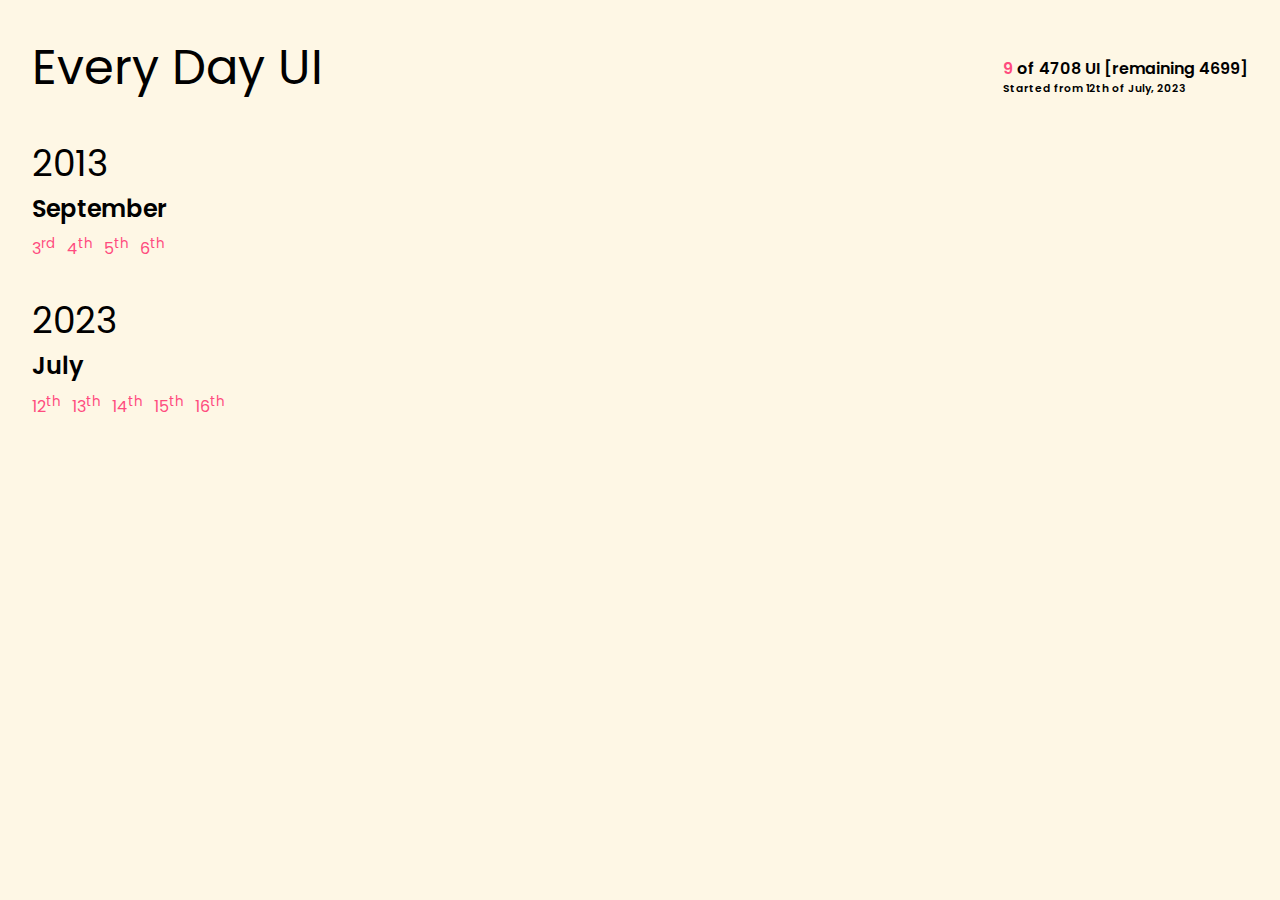
<file: index.html>
<!DOCTYPE html>
<html lang="en">
<head>
    <meta charset="UTF-8">
    <meta name="viewport" content="width=device-width, initial-scale=1.0">
    <title>Everyday UI</title>

    <!-- lib css -->
    <link rel="stylesheet" href="./lib/styles.css">

    <!-- css -->
    <link rel="stylesheet" href="style.css">
</head>
<body>
    <main>
        <!-- title -->
        <hgroup class="clearfix">
            <h1>Every Day UI</h1>
            <div class="right">
                <h5><span class="text-primary"></span> of <sapn class="totalDays"></sapn> UI [remaining <span class="remaining"></span>]</h5>
                <h6>Started from 12th of July, 2023</h6>
            </div>
        </hgroup>

        <!-- 2013 -->
        <section>
            <h2>2013</h2>
            <h3 class="mb-x">September</h3>
            <nav>
                <ul class="list-inline">
                    <li><a href="./2013/september/03" target="_blank">3<sup>rd</sup></a></li>
                    <li><a href="./2013/september/04" target="_blank">4<sup>th</sup></a></li>
                    <li><a href="./2013/september/05" target="_blank">5<sup>th</sup></a></li>
                    <li><a href="./2013/september/06" target="_blank">6<sup>th</sup></a></li>
                </ul>
            </nav>
        </section>

        <!-- 2023 -->
        <section>
            <h2>2023</h2>
            <h3 class="mb-x">July</h3>
            <nav>
                <ul class="list-inline">
                    <li><a href="./2023/july/12" target="_blank">12<sup>th</sup></a></li>
                    <li><a href="./2023/july/13" target="_blank">13<sup>th</sup></a></li>
                    <li><a href="./2023/july/14" target="_blank">14<sup>th</sup></a></li>
                    <li><a href="./2023/july/15" target="_blank">15<sup>th</sup></a></li>
                    <li><a href="./2023/july/16" target="_blank">16<sup>th</sup></a></li>
                </ul>
            </nav>
        </section>
    </main>
    
    <script>
        let a = document.getElementsByTagName('a');
        let aCount = document.querySelector('.text-primary');
        aCount.textContent = a.length;

        let startDate   = new Date('09/03/2013');
        let endDate     = new Date();
        let diff        = endDate.getTime() - startDate.getTime(); // time in milliseconds
        let totalDays   = Math.ceil(diff/(1000*3600*24));
        let days        = document.querySelector('.totalDays');
        days.textContent = totalDays;

        let remaining   = document.querySelector('.remaining');
        remaining.textContent = totalDays - a.length;
    </script>
</body>
</html>
</file>
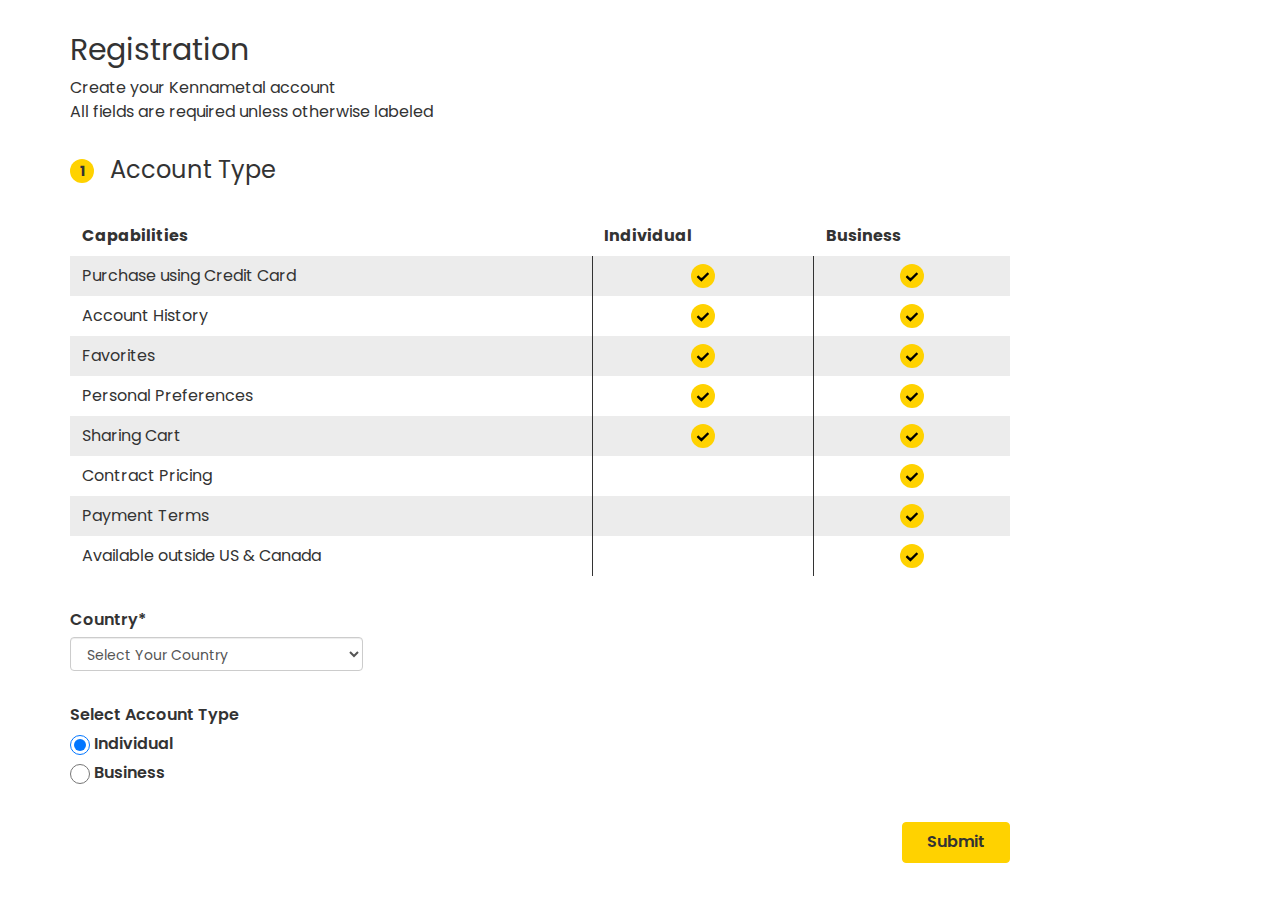
<file: 2013/september/03/index.html>
<!DOCTYPE html>
<html lang="en">
<head>
    <meta charset="UTF-8">
    <meta name="viewport" content="width=device-width, initial-scale=1.0">
    <title>Everyday UI - 3rd September, 2013</title>
    <!-- vendor CSS -->
    <link rel="stylesheet" href="./../../../lib/vendor/bootstrap3/css/bootstrap.min.css">

    <!-- CSS -->
    <link rel="stylesheet" href="style.css">
</head>
<body>
    <div class="container">
        <main>
            <div class="register__section">
                <h1 class="user-register__headline">Registration</h1>
                <div class="kmt-register__headline">
                    <p>Create your Kennametal account</p>
                    <p>All fields are required unless otherwise labeled</p>
                </div>
                <form action="/store/us/en/kmt/register" method="post" novalidate="novalidate">
                    <!-- step 1 -->
                    <div id="reg-account-type" class="45 js-register-steps">
                        <div class="kmt-register__head js-register-head active">
                            <h3>Account Type</h3>
                        </div>
                        <div class="kmt-register__body js-register-body">
                            <table>
                                <thead>
                                    <tr>
                                        <th>Capabilities</th>
                                        <th>Individual</th>
                                        <th>Business</th>
                                    </tr>
                                </thead>
                                <tbody>
                                    <tr>
                                        <td>
                                            Purchase using Credit Card
                                        </td>
                                        <td class="kmt-register__cell-wrapper">
                                            <div class="kmt-register__cell">
                                                <svg>
                                                    <use xlink:href="./icons.svg#icon-available-true"></use>
                                                </svg>
                                            </div>
                                        </td>
                                        <td class="kmt-register__cell-wrapper">
                                            <div class="kmt-register__cell">
                                                <svg>
                                                    <use xlink:href="./icons.svg#icon-available-true"></use>
                                                </svg>
                                            </div>
                                        </td>
                                    </tr>
                                    <tr>
                                        <td>
                                            Account History
                                        </td>
                                        <td class="kmt-register__cell-wrapper">
                                            <div class="kmt-register__cell">
                                                <svg>
                                                    <use xlink:href="./icons.svg#icon-available-true"></use>
                                                </svg>
                                            </div>
                                        </td>
                                        <td class="kmt-register__cell-wrapper">
                                            <div class="kmt-register__cell">
                                                <svg>
                                                    <use xlink:href="./icons.svg#icon-available-true"></use>
                                                </svg>
                                            </div>
                                        </td>
                                    </tr>
                                    <tr>
                                        <td>
                                            Favorites
                                        </td>
                                        <td class="kmt-register__cell-wrapper">
                                            <div class="kmt-register__cell">
                                                <svg>
                                                    <use xlink:href="./icons.svg#icon-available-true"></use>
                                                </svg>
                                            </div>
                                        </td>
                                        <td class="kmt-register__cell-wrapper">
                                            <div class="kmt-register__cell">
                                                <svg>
                                                    <use xlink:href="./icons.svg#icon-available-true"></use>
                                                </svg>
                                            </div>
                                        </td>
                                    </tr>
                                    <tr>
                                        <td class="responsive-table-cell">
                                            Personal Preferences
                                        </td>
                                        <td class="kmt-register__cell-wrapper">
                                            <div class="kmt-register__cell">
                                                <svg>
                                                    <use xlink:href="./icons.svg#icon-available-true"></use>
                                                </svg>
                                            </div>
                                        </td>
                                        <td class="kmt-register__cell-wrapper">
                                            <div class="kmt-register__cell">
                                                <svg>
                                                    <use xlink:href="./icons.svg#icon-available-true"></use>
                                                </svg>
                                            </div>
                                        </td>
                                    </tr>
                                    <tr>
                                        <td class="responsive-table-cell">
                                            Sharing Cart
                                        </td>
                                        <td class="kmt-register__cell-wrapper">
                                            <div class="kmt-register__cell">
                                                <svg>
                                                    <use xlink:href="./icons.svg#icon-available-true"></use>
                                                </svg>
                                            </div>
                                        </td>
                                        <td class="kmt-register__cell-wrapper">
                                            <div class="kmt-register__cell">
                                                <svg>
                                                    <use xlink:href="./icons.svg#icon-available-true"></use>
                                                </svg>
                                            </div>
                                        </td>
                                    </tr>
                                    <tr>
                                        <td class="responsive-table-cell">
                                            Contract Pricing
                                        </td>
                                        <td class="textNone"></td>
                                        <td class="kmt-register__cell-wrapper">
                                            <div class="kmt-register__cell">
                                                <svg>
                                                    <use xlink:href="./icons.svg#icon-available-true"></use>
                                                </svg>
                                            </div>
                                        </td>
                                    </tr>
                                    <tr>
                                        <td class="responsive-table-cell">
                                            Payment Terms
                                        </td>
                                        <td class="textNone"></td>
                                        <td class="kmt-register__cell-wrapper">
                                            <div class="kmt-register__cell">
                                                <svg class="icon-cell">
                                                    <use xlink:href="./icons.svg#icon-available-true"></use>
                                                </svg>
                                            </div>
                                        </td>
                                    </tr>
                                    <tr>
                                        <td class="responsive-table-cell">
                                            Available outside US &amp; Canada
                                        </td>
                                        <td class="textNone"></td>
                                        <td class="kmt-register__cell-wrapper">
                                            <div class="kmt-register__cell">
                                                <svg class="icon-cell">
                                                    <use xlink:href="./icons.svg#icon-available-true"></use>
                                                </svg>
                                            </div>
                                        </td>
                                    </tr>
                                </tbody>
                            </table>
                            <div class="row">
                                <div class="col-md-4 col-sm-6 col-xs-12">
                                    <div class="form-group">
                                        <label>Country*</label>
                                        <input id="slectedCountry" name="registeredCountry" class="kmt-input form-control hidden form-control" value="" maxlength="3" />
                                        <select name="countries" class="kmt-input form-control valid" id="selectCountry" aria-invalid="false">
                                            <option selected="">Select Your Country</option>
                                            <option value="CA" data-allowedcountry="true">Canada</option>
                                            <option value="CN" data-allowedcountry="false">China</option>
                                            <option value="CZ" data-allowedcountry="false">Czech Republic</option>
                                            <option value="FR" data-allowedcountry="false">France</option>
                                            <option value="DE" data-allowedcountry="false">Germany</option>
                                            <option value="IN" data-allowedcountry="false">India</option>
                                            <option value="IT" data-allowedcountry="false">Italy</option>
                                            <option value="JP" data-allowedcountry="false">Japan</option>
                                            <option value="KP" data-allowedcountry="false">Korea, Democratic People's Republic of</option>
                                            <option value="KR" data-allowedcountry="false">Korea, Republic of</option>
                                            <option value="PL" data-allowedcountry="false">Poland</option>
                                            <option value="PT" data-allowedcountry="false">Portugal</option>
                                            <option value="RU" data-allowedcountry="false">Russian Federation</option>
                                            <option value="ES" data-allowedcountry="false">Spain</option>
                                            <option value="TR" data-allowedcountry="false">Turkey</option>
                                            <option value="US" data-allowedcountry="true">United States</option>
                                        </select>
                                    </div>
                                    <div class="form-group">
                                        <label>Select Account Type</label>
                                        <div class="kmt-radio-container">
                                            <label class="radio-wrapper">
                                                <input checked="checked" name="accountType" type="radio" value="individual" />
                                                <span></span>
                                                Individual
                                            </label>
                                        </div>
                                        <div class="kmt-radio-container">
                                            <label class="radio-wrapper">
                                                <input name="accountType" name="accountType" type="radio" value="business" />
                                                <span></span>
                                                Business
                                            </label>
                                        </div>
                                    </div>
                                </div>
                                <div class="clearfix"></div>
                                <div class="col-lg-4 pull-right">
                                    <div class="btn-container text-right">
                                        <button type="submit" class="btn btn-primary">Submit</button>
                                    </div>
                                </div>
                            </div>
                        </div>
                    </div>
                </form>
            </div>
        </main>
    </div>
    
    <!-- vendors -->
    <script src="./../../../lib/vendor/jquery/jquery.js"></script>
    <script src="./../../../lib/vendor/bootstrap3/js/bootstrap.min.js"></script>
</body>
</html>
</file>
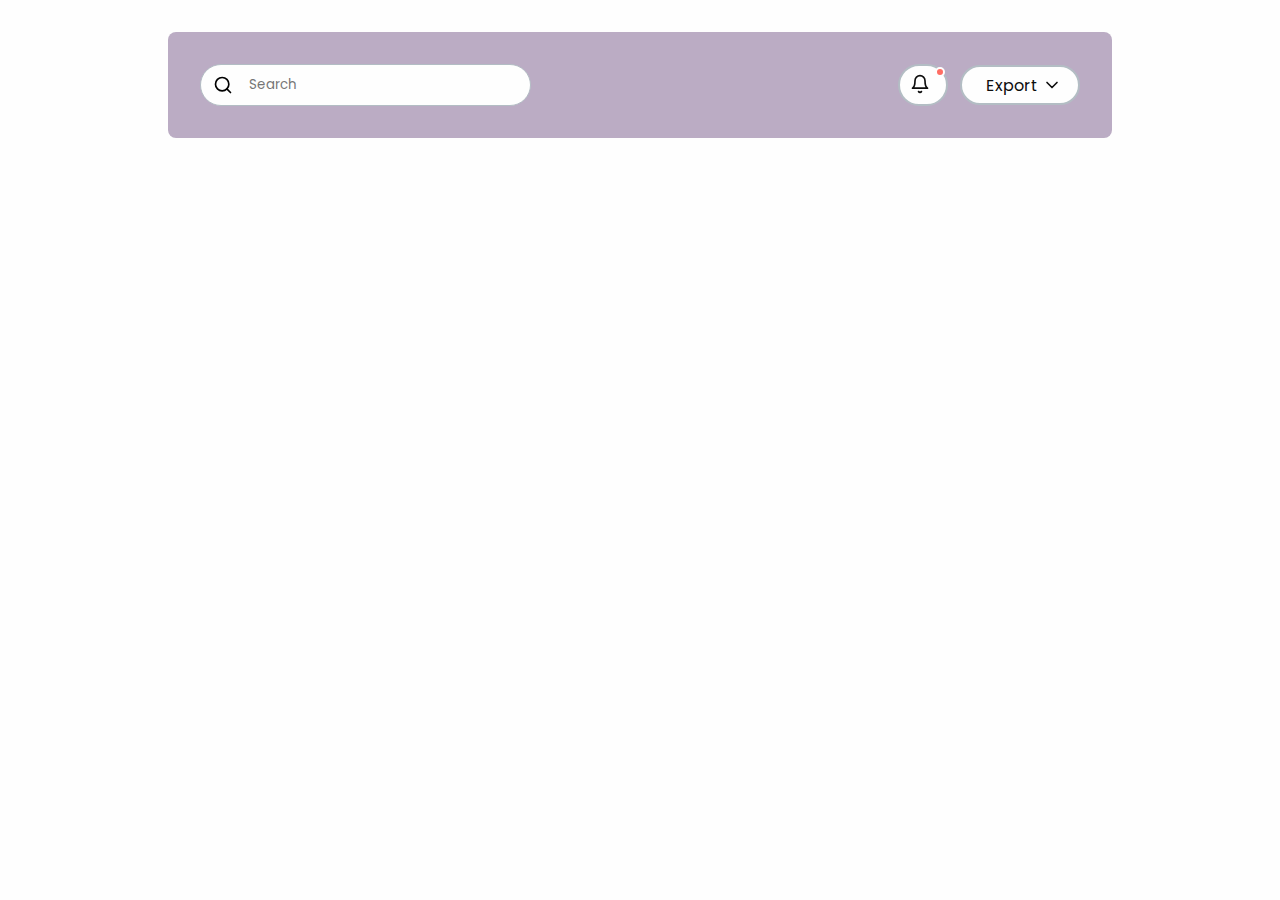
<file: 2013/september/04/index.html>
<!DOCTYPE html>
<html lang="en">
<head>
    <meta charset="UTF-8">
    <meta name="viewport" content="width=device-width, initial-scale=1.0">
    <title>Everyday UI - 04th September, 2013</title>

    <!-- lib css -->
    <link rel="stylesheet" href="../../../lib/styles.css">

    <!-- css -->
    <link rel="stylesheet" href="style.css">
</head>
<body>
    <main class="fixed-width">
        <!-- toolbar -->
        <section class="toolbar clearfix">
            <div class="search pull-left">
                <div class="input-addon-wrap">
                    <span class="input-addon">
                        <svg class="icon">
                            <use href="./../../../lib/icon.svg#magnifier"></use>
                        </svg>
                    </span>
                    <input type="text" placeholder="Search" class="input-control rounded">
                </div>
            </div>
            <div class="group pull-right">
                <div class="notification dropdown d-inline-block">
                    <button class="btn btn-icon btn-rounded active">
                        <svg class="icon">
                            <use href="./../../../lib/icon.svg#bell"></use>
                        </svg>
                    </button>
                </div>
                <div class="dropdown d-inline-block">
                    <a href="javascript:void(0)" class="btn btn-outline btn-rounded">
                        Export                        
                        <svg class="icon">
                            <use href="./../../../lib/icon.svg#chevron-down"></use>
                        </svg>
                    </a>
                    <div class="dropdown-content">
                        <ul>
                            <li><a href="javascript:void(0)">Save as CSV</a></li>
                            <li><a href="javascript:void(0)">Save as PDF</a></li>
                            <li><a href="javascript:void(0)">Save as DOCX</a></li>
                            <li class="divider"></li>
                            <li><a href="javascript:void(0)">Save as PNG</a></li>
                            <li><a href="javascript:void(0)">Save as JPG</a></li>
                            <li><a href="javascript:void(0)" class="disabled">Save as GIF</a></li>
                        </ul>
                    </div>
                </div>
            </div>
        </section>
    </main>
</body>
</html>
</file>
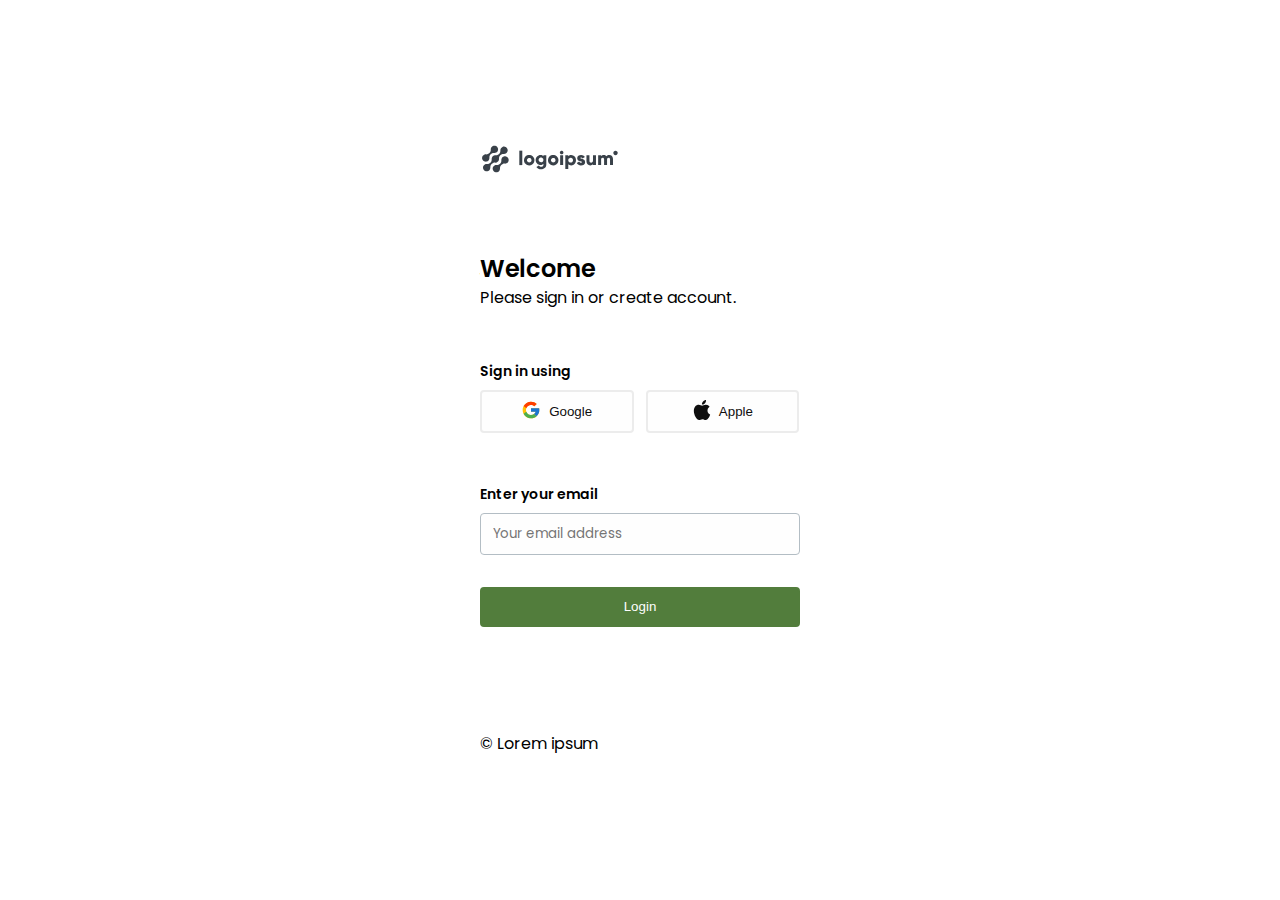
<file: 2013/september/05/index.html>
<!DOCTYPE html>
<html lang="en">
<head>
    <meta charset="UTF-8">
    <meta name="viewport" content="width=device-width, initial-scale=1.0">
    <title>Everyday UI - 13th September, 2013</title>

    <!-- lib css -->
    <link rel="stylesheet" href="../../../lib/styles.css">

    <!-- css -->
    <link rel="stylesheet" href="style.css">
</head>
<body>
    <main class="fixed-width clearfix">
        <div class="login-wrapper">
            <div class="logo-wrapper">
                <img src="./../../../lib/img/logo.svg" alt="Logo" class="logo">
            </div>
            <h1>Welcome</h1>
            <p>Please sign in or create account.</p>
            <div class="social-buttons">
                <label for="">Sign in using</label>
                <div class="button-group button-gap">
                    <button class="btn">
                        <svg class="icon">
                            <use href="./../../../lib/icon.svg#google-logo"></use>
                        </svg>
                        Google
                    </button>
                    <button class="btn">
                        <svg class="icon">
                            <use href="./../../../lib/icon.svg#apple-logo"></use>
                        </svg>
                        Apple
                    </button>
                </div>
            </div>
            <div class="form-wrapper">
                <div class="input-wrap">
                    <label for="">Enter your email</label>
                    <input type="text" placeholder="Your email address" class="input-control">
                </div>
                <div class="input-wrap">
                    <button class="btn btn-primary btn-block">Login</button>
                </div>
            </div>
            <p class="copyright">&copy; Lorem ipsum</p>
        </div>
    </main>
</body>
</html>
</file>
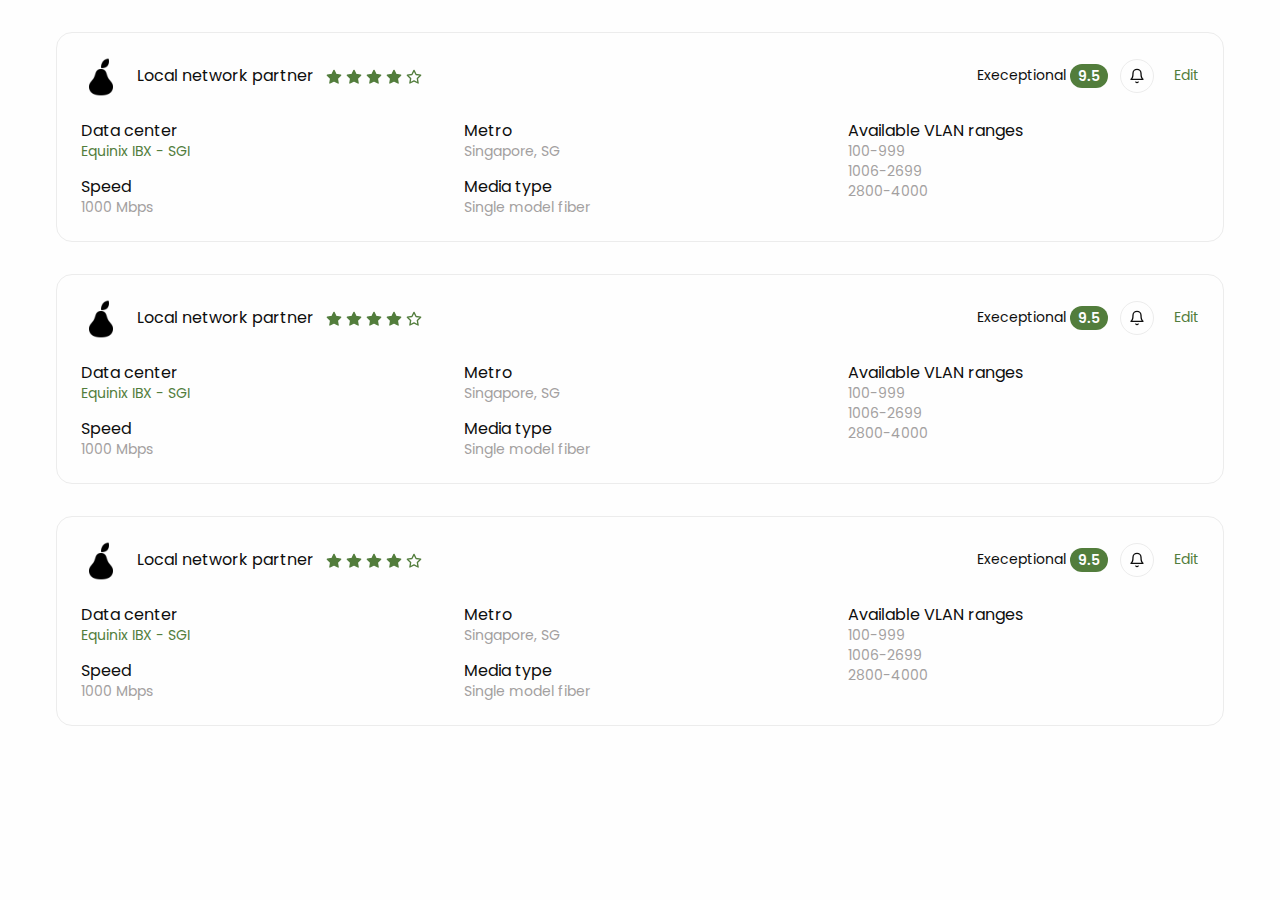
<file: 2013/september/06/index.html>
<!DOCTYPE html>
<html lang="en">
<head>
    <meta charset="UTF-8">
    <meta name="viewport" content="width=device-width, initial-scale=1.0">
    <title>Everyday UI - 13th September, 2013</title>

    <!-- lib css -->
    <link rel="stylesheet" href="../../../lib/styles.css">

    <!-- css -->
    <link rel="stylesheet" href="style.css">
</head>
<body>
    <main class="fixed-width clearfix">
        <div class="well well-sm data-center">
            <div class="title-bar clearfix">
                <div class="logo">
                    <img src="./../../../lib/img/logo-symbol.png" alt="logo" class="icon icon-lg">
                </div>
                <div class="company-rating">
                    <h5>Local network partner</h5>
                    <div class="rating">
                        <svg class="icon">
                            <use href="./../../../lib/icon.svg#star-fill"></use>
                        </svg>
                        <svg class="icon">
                            <use href="./../../../lib/icon.svg#star-fill"></use>
                        </svg>
                        <svg class="icon">
                            <use href="./../../../lib/icon.svg#star-fill"></use>
                        </svg>
                        <svg class="icon">
                            <use href="./../../../lib/icon.svg#star-fill"></use>
                        </svg>
                        <svg class="icon">
                            <use href="./../../../lib/icon.svg#star"></use>
                        </svg>
                    </div>
                </div>
                <div class="tools">
                    <ul class="list-inline">
                        <li>Execeptional <span class="badge bg-primary text-light">9.5</span></li>
                        <li>
                            <svg class="icon icon-circle">
                                <use href="./../../../lib/icon.svg#bell"></use>
                            </svg>
                        </li>
                        <li class="ml-2x"><a href="#">Edit</a></li>
                    </ul>
                </div>
            </div>
            <div class="row">
                <div class="col w-33">
                    <div class="wrap">
                        <h5>Data center</h5>
                        <a href="#">Equinix IBX - SGI</a>
                    </div>
                    <div class="wrap">
                        <h5>Speed</h5>
                        <span>1000 Mbps</span>
                    </div>
                </div>
                <div class="col w-33">
                    <div class="wrap">
                        <h5>Metro</h5>
                        <span>Singapore, SG</span>
                    </div>
                    <div class="wrap">
                        <h5>Media type</h5>
                        <span>Single model fiber</span>
                    </div>
                </div>
                <div class="col w-33">
                    <h5>Available VLAN ranges</h5>
                    <ul>
                        <li>100-999</li>
                        <li>1006-2699</li>
                        <li>2800-4000</li>
                    </ul>
                </div>
            </div>
        </div>
        <div class="well well-sm data-center">
            <div class="title-bar clearfix">
                <div class="logo">
                    <img src="./../../../lib/img/logo-symbol.png" alt="logo" class="icon icon-lg">
                </div>
                <div class="company-rating">
                    <h5>Local network partner</h5>
                    <div class="rating">
                        <svg class="icon">
                            <use href="./../../../lib/icon.svg#star-fill"></use>
                        </svg>
                        <svg class="icon">
                            <use href="./../../../lib/icon.svg#star-fill"></use>
                        </svg>
                        <svg class="icon">
                            <use href="./../../../lib/icon.svg#star-fill"></use>
                        </svg>
                        <svg class="icon">
                            <use href="./../../../lib/icon.svg#star-fill"></use>
                        </svg>
                        <svg class="icon">
                            <use href="./../../../lib/icon.svg#star"></use>
                        </svg>
                    </div>
                </div>
                <div class="tools">
                    <ul class="list-inline">
                        <li>Execeptional <span class="badge bg-primary text-light">9.5</span></li>
                        <li>
                            <svg class="icon icon-circle">
                                <use href="./../../../lib/icon.svg#bell"></use>
                            </svg>
                        </li>
                        <li class="ml-2x"><a href="#">Edit</a></li>
                    </ul>
                </div>
            </div>
            <div class="row">
                <div class="col w-33">
                    <div class="wrap">
                        <h5>Data center</h5>
                        <a href="#">Equinix IBX - SGI</a>
                    </div>
                    <div class="wrap">
                        <h5>Speed</h5>
                        <span>1000 Mbps</span>
                    </div>
                </div>
                <div class="col w-33">
                    <div class="wrap">
                        <h5>Metro</h5>
                        <span>Singapore, SG</span>
                    </div>
                    <div class="wrap">
                        <h5>Media type</h5>
                        <span>Single model fiber</span>
                    </div>
                </div>
                <div class="col w-33">
                    <h5>Available VLAN ranges</h5>
                    <ul>
                        <li>100-999</li>
                        <li>1006-2699</li>
                        <li>2800-4000</li>
                    </ul>
                </div>
            </div>
        </div>
        <div class="well well-sm data-center">
            <div class="title-bar clearfix">
                <div class="logo">
                    <img src="./../../../lib/img/logo-symbol.png" alt="logo" class="icon icon-lg">
                </div>
                <div class="company-rating">
                    <h5>Local network partner</h5>
                    <div class="rating">
                        <svg class="icon">
                            <use href="./../../../lib/icon.svg#star-fill"></use>
                        </svg>
                        <svg class="icon">
                            <use href="./../../../lib/icon.svg#star-fill"></use>
                        </svg>
                        <svg class="icon">
                            <use href="./../../../lib/icon.svg#star-fill"></use>
                        </svg>
                        <svg class="icon">
                            <use href="./../../../lib/icon.svg#star-fill"></use>
                        </svg>
                        <svg class="icon">
                            <use href="./../../../lib/icon.svg#star"></use>
                        </svg>
                    </div>
                </div>
                <div class="tools">
                    <ul class="list-inline">
                        <li>Execeptional <span class="badge bg-primary text-light">9.5</span></li>
                        <li>
                            <svg class="icon icon-circle">
                                <use href="./../../../lib/icon.svg#bell"></use>
                            </svg>
                        </li>
                        <li class="ml-2x"><a href="#">Edit</a></li>
                    </ul>
                </div>
            </div>
            <div class="row">
                <div class="col w-33">
                    <div class="wrap">
                        <h5>Data center</h5>
                        <a href="#">Equinix IBX - SGI</a>
                    </div>
                    <div class="wrap">
                        <h5>Speed</h5>
                        <span>1000 Mbps</span>
                    </div>
                </div>
                <div class="col w-33">
                    <div class="wrap">
                        <h5>Metro</h5>
                        <span>Singapore, SG</span>
                    </div>
                    <div class="wrap">
                        <h5>Media type</h5>
                        <span>Single model fiber</span>
                    </div>
                </div>
                <div class="col w-33">
                    <h5>Available VLAN ranges</h5>
                    <ul>
                        <li>100-999</li>
                        <li>1006-2699</li>
                        <li>2800-4000</li>
                    </ul>
                </div>
            </div>
        </div>
    </main>
</body>
</html>
</file>
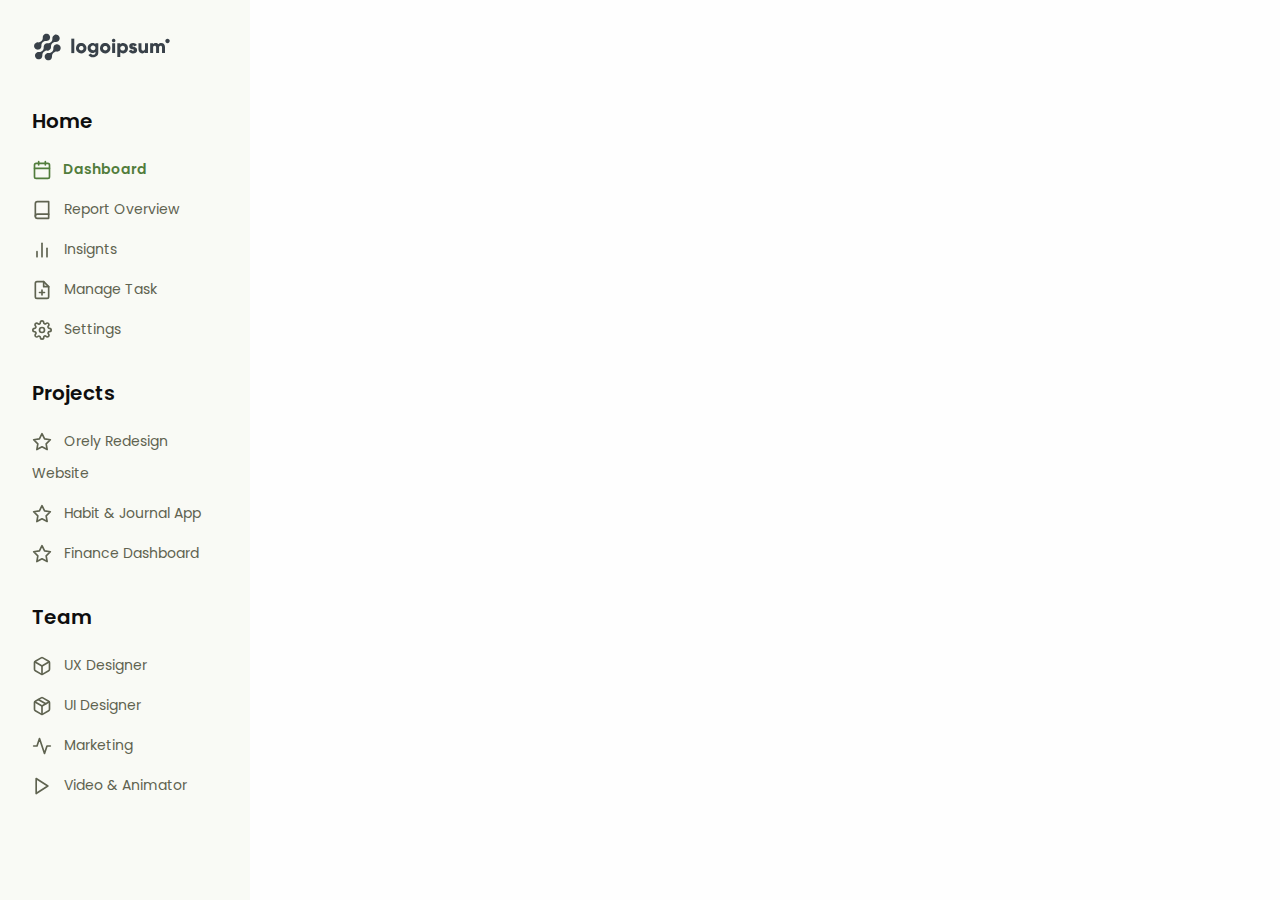
<file: 2023/july/12/index.html>
<!DOCTYPE html>
<html lang="en">
<head>
    <meta charset="UTF-8">
    <meta name="viewport" content="width=device-width, initial-scale=1.0">
    <title>12th July 2023</title>

    <!-- lib css -->
    <link rel="stylesheet" href="../../../lib/styles.css">

    <!-- css -->
    <link rel="stylesheet" href="style.css">

</head>
<body>
    <!-- header -->
    <header class="sidebar window-height">
        <!-- logo -->
        <div class="logo">
            <img src="./../../../lib/img/logo.svg" alt="logo">
        </div>
        <!-- navigations -->
        <div class="navigation">
            <div class="nav-section">
                <h3>Home</h3>
                <nav>
                    <ul>
                        <li class="active">
                            <a href="javascript:void(0)">
                                <svg class="icon">
                                    <use href="./../../../lib/icon.svg#dashboard"></use>
                                </svg>
                                Dashboard
                            </a>
                        </li>
                        <li>
                            <a href="javascript:void(0)">
                                <svg class="icon">
                                    <use href="./../../../lib/icon.svg#report"></use>
                                </svg>
                                Report Overview
                            </a>
                        </li>
                        <li>
                            <a href="javascript:void(0)">
                                <svg class="icon">
                                    <use href="./../../../lib/icon.svg#insights"></use>
                                </svg>
                                Insignts
                            </a>
                        </li>
                        <li>
                            <a href="javascript:void(0)">
                                <svg class="icon">
                                    <use href="./../../../lib/icon.svg#task"></use>
                                </svg>
                                Manage Task
                            </a>
                        </li>
                        <li>
                            <a href="javascript:void(0)">
                                <svg class="icon">
                                    <use href="./../../../lib/icon.svg#gear"></use>
                                </svg>
                                Settings
                            </a>
                        </li>
                    </ul>
                </nav>
            </div>
            <div class="nav-section">
                <h3>Projects</h3>
                <nav>
                    <ul>
                        <li>
                            <a href="javascript:void(0)">
                                <svg class="icon">
                                    <use href="./../../../lib/icon.svg#star"></use>
                                </svg>
                                Orely Redesign Website
                            </a>
                        </li>
                        <li>
                            <a href="javascript:void(0)">
                                <svg class="icon">
                                    <use href="./../../../lib/icon.svg#star"></use>
                                </svg>
                                Habit & Journal App
                            </a>
                        </li>
                        <li>
                            <a href="javascript:void(0)">
                                <svg class="icon">
                                    <use href="./../../../lib/icon.svg#star"></use>
                                </svg>
                                Finance Dashboard
                            </a>
                        </li>
                    </ul>
                </nav>
            </div>
            <div class="nav-section">
                <h3>Team</h3>
                <nav>
                    <ul>
                        <li>
                            <a href="javascript:void(0)">
                                <svg class="icon">
                                    <use href="./../../../lib/icon.svg#box"></use>
                                </svg>
                                UX Designer
                            </a>
                        </li>
                        <li>
                            <a href="javascript:void(0)">
                                <svg class="icon">
                                    <use href="./../../../lib/icon.svg#package"></use>
                                </svg>
                                UI Designer
                            </a>
                        </li>
                        <li>
                            <a href="javascript:void(0)">
                                <svg class="icon">
                                    <use href="./../../../lib/icon.svg#activity"></use>
                                </svg>
                                Marketing
                            </a>
                        </li>
                        <li>
                            <a href="javascript:void(0)">
                                <svg class="icon">
                                    <use href="./../../../lib/icon.svg#video"></use>
                                </svg>
                                Video & Animator
                            </a>
                        </li>
                    </ul>
                </nav>
            </div>
        </div>
    </header>

    <!-- main content -->
    <main></main>
</body>
</html>
</file>
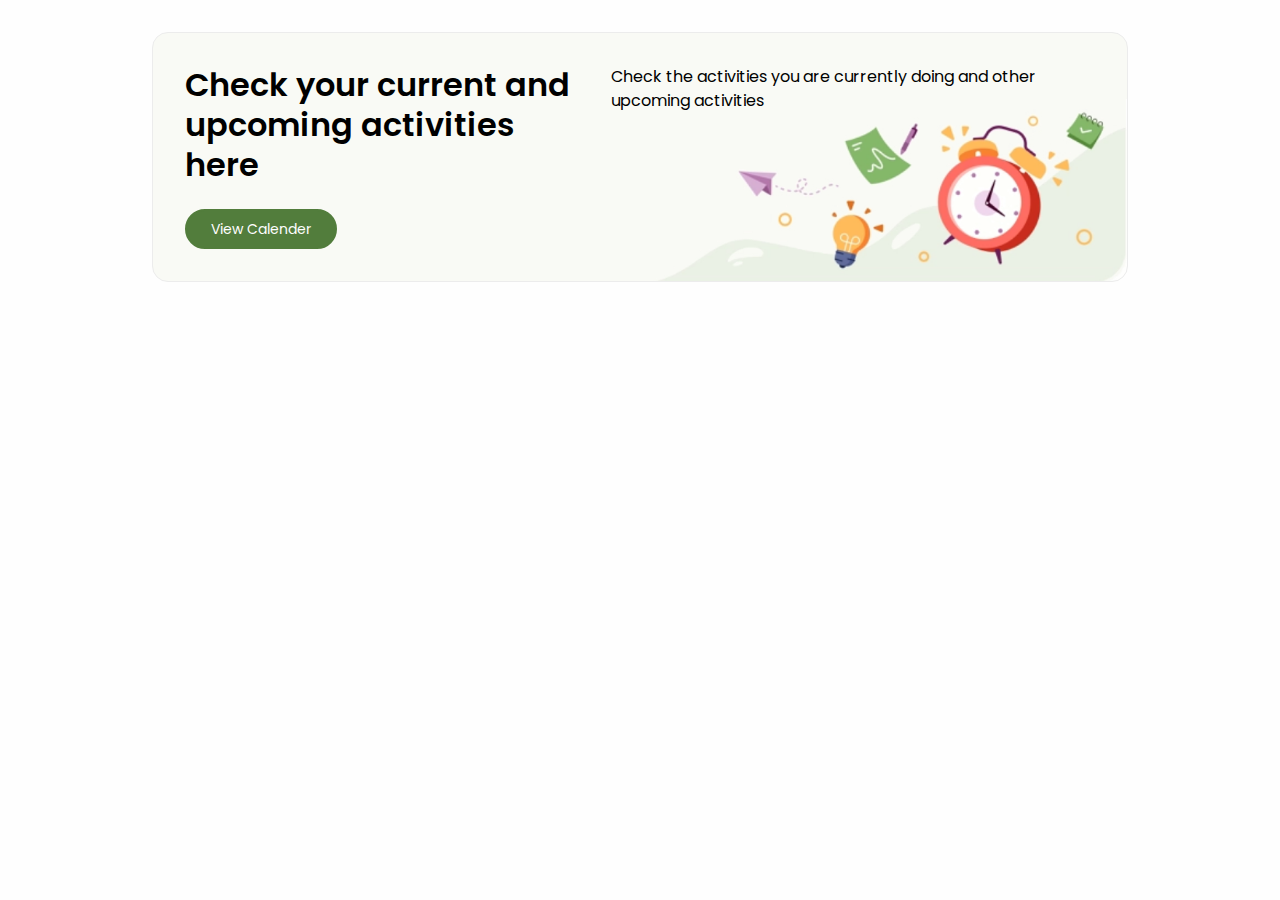
<file: 2023/july/13/index.html>
<!DOCTYPE html>
<html lang="en">
<head>
    <meta charset="UTF-8">
    <meta name="viewport" content="width=device-width, initial-scale=1.0">
    <title>Everyday UI - 13th September, 2013</title>

    <!-- lib css -->
    <link rel="stylesheet" href="../../../lib/styles.css">

    <!-- css -->
    <link rel="stylesheet" href="style.css">
</head>
<body>
    <main class="fixed-width">
        <div class="well calender-well-bg bg-primary-light">
            <div class="body">
                <h3 class="title">Check your current and upcoming activities here</h3>
                <p class="content">Check the activities you are currently doing and other upcoming activities</p>
            </div>
            <a href="javascript:void(0)" class="btn btn-primary btn-rounded">View Calender</a>
        </div>
    </main>
</body>
</html>
</file>
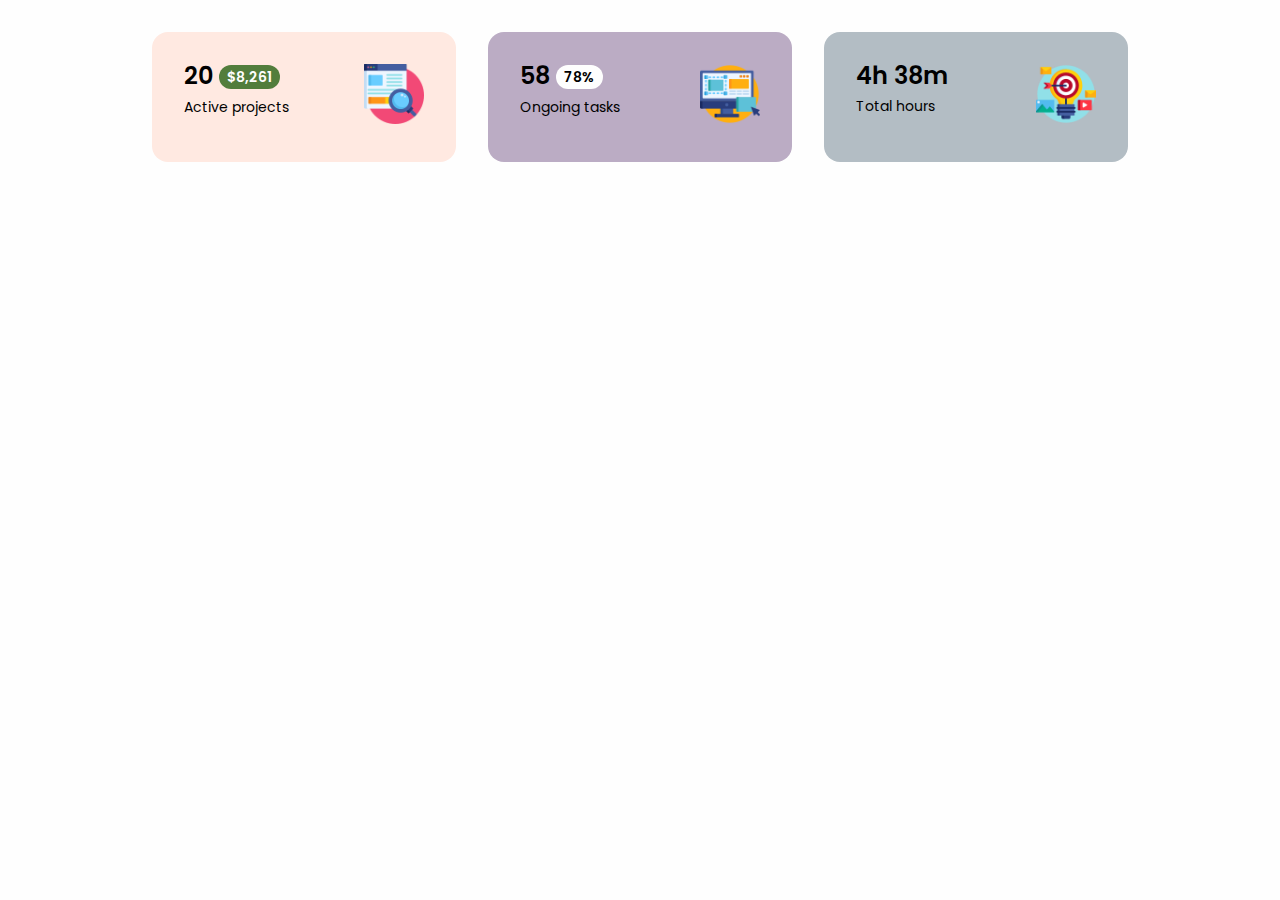
<file: 2023/july/14/index.html>
<!DOCTYPE html>
<html lang="en">
<head>
    <meta charset="UTF-8">
    <meta name="viewport" content="width=device-width, initial-scale=1.0">
    <title>Everyday UI - 13th September, 2013</title>

    <!-- lib css -->
    <link rel="stylesheet" href="../../../lib/styles.css">

    <!-- css -->
    <link rel="stylesheet" href="style.css">
</head>
<body>
    <main class="fixed-width clearfix">
        <div class="row">
            <div class="col">
                <div class="media bg-warning-light">
                    <div class="media-body">
                        <h3 class="media-title">20 <small class="badge bg-primary text-light">$8,261</small></h3>
                        <p class="media-content">Active projects</p>
                    </div>
                    <div class="media-image pull-right">
                        <img src="./img-1.png" alt="Active projects">
                    </div>
                </div>
            </div>
            <div class="col">
                <div class="media bg-lavender">
                    <div class="media-body">
                        <h3 class="media-title">58 <small class="badge">78%</small></h3>
                        <p class="media-content">Ongoing tasks</p>
                    </div>
                    <div class="media-image pull-right">
                        <img src="./img-2.png" alt="Active projects">
                    </div>
                </div>
            </div>
            <div class="col">
                <div class="media bg-olive-light">
                    <div class="media-body">
                        <h3 class="media-title">4h 38m</h3>
                        <p class="media-content">Total hours</p>
                    </div>
                    <div class="media-image pull-right">
                        <img src="./img-3.png" alt="Active projects">
                    </div>
                </div>
            </div>
        </div>
    </main>
</body>
</html>
</file>
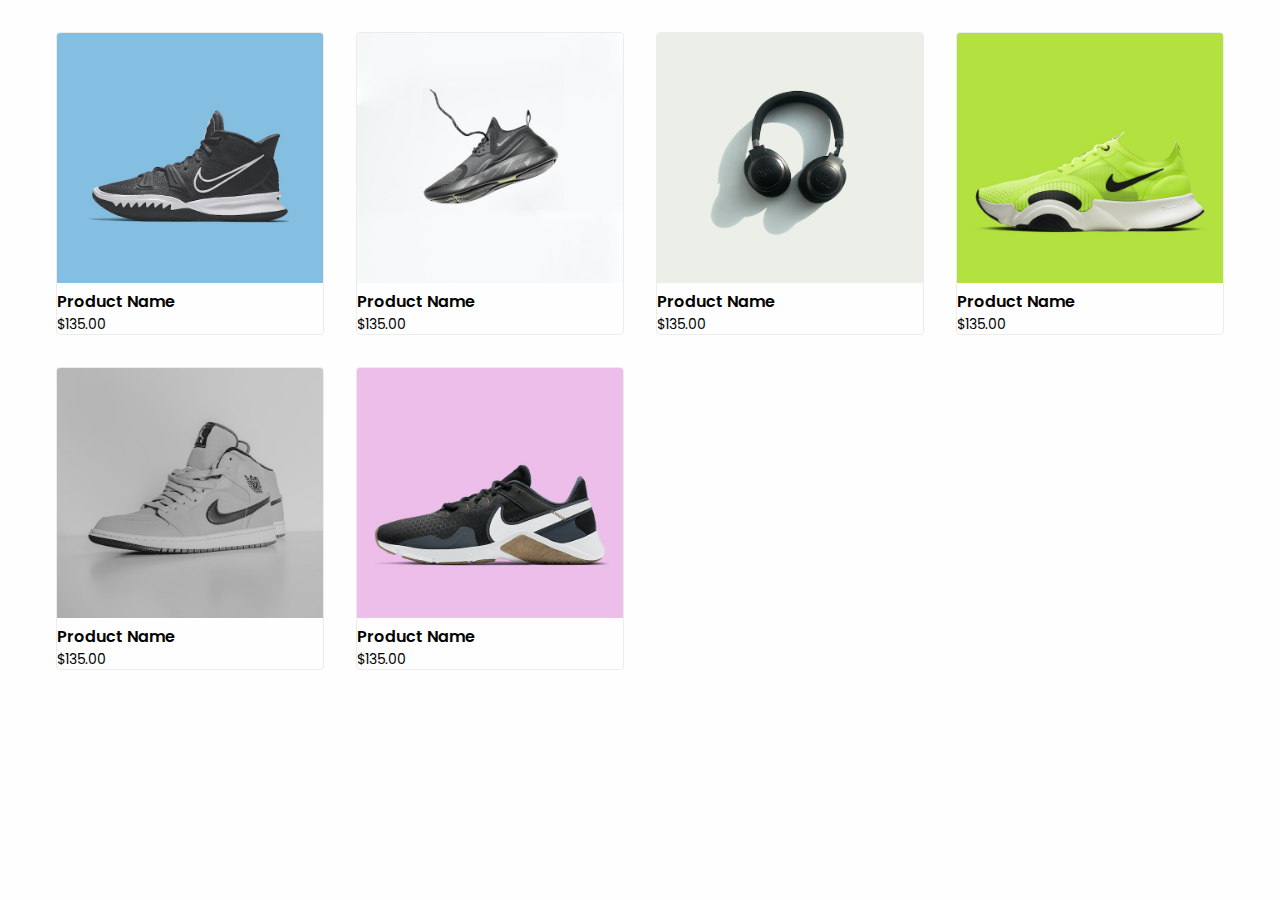
<file: 2023/july/15/index.html>
<!DOCTYPE html>
<html lang="en">
<head>
    <meta charset="UTF-8">
    <meta name="viewport" content="width=device-width, initial-scale=1.0">
    <title>Everyday UI - 13th September, 2013</title>

    <!-- lib css -->
    <link rel="stylesheet" href="../../../lib/styles.css">

    <!-- css -->
    <link rel="stylesheet" href="style.css">
</head>
<body>
    <main class="fixed-width clearfix">
        <div class="product-wrapper clearfix">
            <div class="col">
                <div class="card product">
                    <img src="./../../../lib/img/product/1.jpg" alt="Product name" class="card-img">
                    <div class="card-title">Product Name</div>
                    <div class="card-body"><span class="price">$135.00</span></div>
                </div>
            </div>
            <div class="col">
                <div class="card product">
                    <img src="./../../../lib/img/product/2.jpg" alt="Product name" class="card-img">
                    <div class="card-title">Product Name</div>
                    <div class="card-body"><span class="price">$135.00</span></div>
                </div>
            </div>
            <div class="col">
                <div class="card product">
                    <img src="./../../../lib/img/product/3.jpg" alt="Product name" class="card-img">
                    <div class="card-title">Product Name</div>
                    <div class="card-body"><span class="price">$135.00</span></div>
                </div>
            </div>
            <div class="col">
                <div class="card product">
                    <img src="./../../../lib/img/product/4.jpg" alt="Product name" class="card-img">
                    <div class="card-title">Product Name</div>
                    <div class="card-body"><span class="price">$135.00</span></div>
                </div>
            </div>
            <div class="col">
                <div class="card product">
                    <img src="./../../../lib/img/product/5.jpg" alt="Product name" class="card-img">
                    <div class="card-title">Product Name</div>
                    <div class="card-body"><span class="price">$135.00</span></div>
                </div>
            </div>
            <div class="col">
                <div class="card product">
                    <img src="./../../../lib/img/product/6.jpg" alt="Product name" class="card-img">
                    <div class="card-title">Product Name</div>
                    <div class="card-body"><span class="price">$135.00</span></div>
                </div>
            </div>
        </div>
    </main>
</body>
</html>
</file>
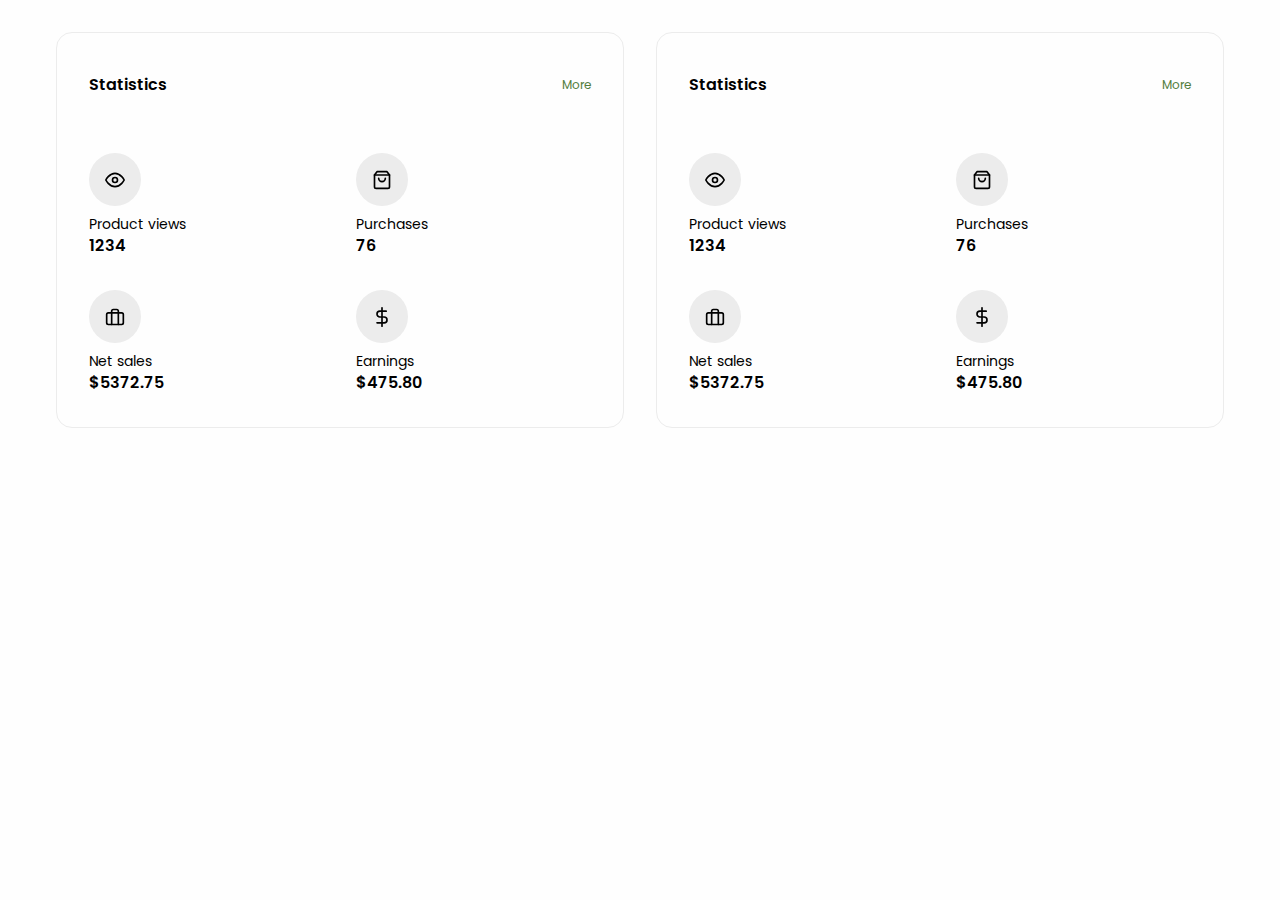
<file: 2023/july/16/index.html>
<!DOCTYPE html>
<html lang="en">
<head>
    <meta charset="UTF-8">
    <meta name="viewport" content="width=device-width, initial-scale=1.0">
    <title>Everyday UI - 13th September, 2013</title>

    <!-- lib css -->
    <link rel="stylesheet" href="../../../lib/styles.css">

    <!-- css -->
    <link rel="stylesheet" href="style.css">
</head>
<body>
    <main class="fixed-width clearfix">
        <div class="row clearfix">
            <div class="col w-50">
                <div class="well well-lg dashboard-chart">
                    <h5 class="title">Statistics <a href="javascript:void(0)" class="pull-right font-normal small">More</a></h4>
                    <div class="row">
                        <div class="col w-50">
                            <div class="card">
                                <div class="icon-wrap icon-circle-bg">
                                    <svg class="icon">
                                        <use href="./../../../lib/icon.svg#eye"></use>
                                    </svg>
                                </div>
                                <div class="card-body">
                                    <p class="card-content">Product views</p>
                                    <h3 class="card-title">1234</h3>
                                </div>
                            </div>
                        </div>
                        <div class="col w-50">
                            <div class="card">
                                <div class="icon-wrap icon-circle-bg">
                                    <svg class="icon">
                                        <use href="./../../../lib/icon.svg#shopping-bag"></use>
                                    </svg>
                                </div>
                                <div class="card-body">
                                    <p class="card-content">Purchases</p>
                                    <h3 class="card-title">76</h3>
                                </div>
                            </div>
                        </div>
                        <div class="col w-50">
                            <div class="card">
                                <div class="icon-wrap icon-circle-bg">
                                    <svg class="icon">
                                        <use href="./../../../lib/icon.svg#suitecase"></use>
                                    </svg>
                                </div>
                                <div class="card-body">
                                    <p class="card-content">Net sales</p>
                                    <h3 class="card-title">$5372.75</h3>
                                </div>
                            </div>
                        </div>
                        <div class="col w-50">
                            <div class="card">
                                <div class="icon-wrap icon-circle-bg">
                                    <svg class="icon">
                                        <use href="./../../../lib/icon.svg#dollar"></use>
                                    </svg>
                                </div>
                                <div class="card-body">
                                    <p class="card-content">Earnings</p>
                                    <h3 class="card-title">$475.80</h3>
                                </div>
                            </div>
                        </div>
                    </div>
                </div>
            </div>
            <div class="col w-50">
                <div class="well well-lg dashboard-chart">
                    <h5 class="title">Statistics <a href="javascript:void(0)" class="pull-right font-normal small">More</a></h4>
                    <div class="row">
                        <div class="col w-50">
                            <div class="card">
                                <div class="icon-wrap icon-circle-bg">
                                    <svg class="icon">
                                        <use href="./../../../lib/icon.svg#eye"></use>
                                    </svg>
                                </div>
                                <div class="card-body">
                                    <p class="card-content">Product views</p>
                                    <h3 class="card-title">1234</h3>
                                </div>
                            </div>
                        </div>
                        <div class="col w-50">
                            <div class="card">
                                <div class="icon-wrap icon-circle-bg">
                                    <svg class="icon">
                                        <use href="./../../../lib/icon.svg#shopping-bag"></use>
                                    </svg>
                                </div>
                                <div class="card-body">
                                    <p class="card-content">Purchases</p>
                                    <h3 class="card-title">76</h3>
                                </div>
                            </div>
                        </div>
                        <div class="col w-50">
                            <div class="card">
                                <div class="icon-wrap icon-circle-bg">
                                    <svg class="icon">
                                        <use href="./../../../lib/icon.svg#suitecase"></use>
                                    </svg>
                                </div>
                                <div class="card-body">
                                    <p class="card-content">Net sales</p>
                                    <h3 class="card-title">$5372.75</h3>
                                </div>
                            </div>
                        </div>
                        <div class="col w-50">
                            <div class="card">
                                <div class="icon-wrap icon-circle-bg">
                                    <svg class="icon">
                                        <use href="./../../../lib/icon.svg#dollar"></use>
                                    </svg>
                                </div>
                                <div class="card-body">
                                    <p class="card-content">Earnings</p>
                                    <h3 class="card-title">$475.80</h3>
                                </div>
                            </div>
                        </div>
                    </div>
                </div>
            </div>
        </div>
    </main>
</body>
</html>
</file>
<file: lib/styles.css>
/* fonts */
@import url('https://fonts.googleapis.com/css2?family=Poppins:wght@200;400;600;800&display=swap');

/* common css */
* {
    margin: 0;
    padding: 0;
    box-sizing: border-box;
}

body {
    font-weight: 400;
    font-family: var(--font-default);
}

/* selection */
::selection {
    background: var(--primary);
    color: var(--primary-light);
}

/* scrollbar */
::-webkit-scrollbar {
    width: 5px;
}
::-webkit-scrollbar-track {
    box-shadow: inset 0 0 2px 0 var(--primary-dark); 
}
  
::-webkit-scrollbar-track {
    background: var(--primary-light); 
}
::-webkit-scrollbar-thumb {
    border-radius: 2px;
    background: var(--primary-dark); 
}
::-webkit-scrollbar-thumb:hover {
    background: var(--primary); 
}

/* headings */
h1 {font-size: 48px;}
h2 {font-size: 36px;}
h3 {font-size: 24px;}
h4 {font-size: 20px;}
h5 {font-size: 16px;}

/* font weights */
.font-light {font-weight: 200;}
h1, h2, .font-normal {font-weight: 400;}
h3, h4, h5, h6, strong, .font-bold {font-weight: 600;}

/* links */
a, .text-primary {
    color: var(--primary);
    text-decoration: none;
}

a:hover {
    font-weight: 600;
    color: var(--primary-dark);
}

/* small */
small, .small {
    font-size: 12px;
}

/* text styles */
.underline {text-decoration: underline;}
.strike {text-decoration: line-through;}

/* margins */
.m-0 {margin: 0 !important}
.m-x {margin: 8px !important}
.m-2x {margin: 16px !important}
.m-3x {margin: 24px !important}
.m-4x {margin: 32px !important}
.mt-x {margin-top: 8px !important}
.mt-2x {margin-top: 16px !important}
.mt-3x {margin-top: 24px !important}
.mt-4x {margin-top: 32px !important}
.mr-x {margin-right: 8px !important}
.mr-2x {margin-right: 16px !important}
.mr-3x {margin-right: 24px !important}
.mr-4x {margin-right: 32px !important}
.mb-x {margin-bottom: 8px !important}
.mb-2x {margin-bottom: 16px !important}
.mb-3x {margin-bottom: 24px !important}
.mb-4x {margin-bottom: 32px !important}
.ml-x {margin-left: 8px !important}
.ml-2x {margin-left: 16px !important}
.ml-3x {margin-left: 24px !important}
.ml-4x {margin-left: 32px !important}

/* paddings */
.p-0 {padding: 0;}
.p-x {padding: 8px}
.p-2x {padding: 16px}
.p-3x {padding: 24px}
.p-4x {padding: 32px}
.pt-x {padding-top: 8px}
.pt-2x {padding-top: 16px}
.pt-3x {padding-top: 24px}
.pt-4x {padding-top: 32px}
.pr-x {padding-right: 8px}
.pr-2x {padding-right: 16px}
.pr-3x {padding-right: 24px}
.pr-4x {padding-right: 32px}
.pb-x {padding-bottom: 8px}
.pb-2x {padding-bottom: 16px}
.pb-3x {padding-bottom: 24px}
.pb-4x {padding-bottom: 32px}
.pl-x {padding-left: 8px}
.pl-2x {padding-left: 16px}
.pl-3x {padding-left: 24px}
.pl-4x {padding-left: 32px}

/* usefull class */
.window-view {width: 100vw;height: 100vh;}
.window-width {width: 100vx;}
.window-height {height: 100vh;}

/* list css */
ul {
    list-style: none;
    padding-left: 0;
    list-style-position: inside;
}
.list-inline li {
    display: inline-block;
}
.list-inline li + li {margin-left: 8px;}

/* icons */
.icon {
    width: 20px;
    height: 20px;
    vertical-align: middle;
}
.icon-circle {
    width: 16px;
    height: 16px;
    padding: 8px;
    border-radius: 50%;
    box-sizing: content-box;
    border: 1px solid var(--grey);
}
.icon-lg {
    width: 40px;
    height: 40px;
}
.icon-circle-bg {
    padding: 16px;
    border-radius: 50%;
    margin-bottom: 8px;
    display: inline-block;
    background-color: var(--grey);
}

/* clear, floats */
.clearfix::after,
.media::after,
.well::after,
.row::after {
    clear: both;
    content: '';
    display: table;
}
.pull-left, .col {float: left;}
.pull-right {float: right;}

/* widths */
.w-25 {width: 25%;}
.w-50 {width: 50%;}
.w-75 {width: 75%;}
.w-full {width: 100%;}
.w-33 {width: 33.3333%;}

/* columns */
.row {
    margin-left: -16px;
    margin-right: -16px;
}
.col {
    padding-left: 16px;
    padding-right: 16px;
}
@media screen and (max-width: 767px) {
    .col.w-25 {width: 100%;}
    .col.w-50 {width: 100%;}
    .col.w-75 {width: 100%;}
    .col.w-full {width: 100%;}
}

/* layouts */
.fixed-width {
    margin: 0 auto;
    padding: 0 24px;
    max-width: 1366px;
}
.full-width {
    padding: 0 80px;
}
@media screen and (max-width: 1024px) {
    .full-width {padding: 0 32px;}
}
@media screen and (max-width: 1400px) {
    .full-width {padding: 0 80px;}
}

/* background */
.bg-primary {background-color: var(--primary) !important;}
.bg-primary-light {background-color: var(--primary-light) !important;}
.bg-warning-light {background-color: var(--warning-light) !important;}
.bg-lavender {background-color: var(--accent-lavender) !important;}
.bg-lavender-light {background-color: var(--accent-lavender-light) !important;}
.bg-olive-light {background-color: var(--accent-olive-light) !important;}

/* text colors */
.text-light {color: var(--light) !important;}
.text-primary {color: var(--primary) !important;}
.text-dark {color: var(--dark) !important;}
.text-danger {color: var(--danger) !important;}


/* badge */
.badge {
    font-size: 14px;
    font-weight: 600;
    padding: 0 8px;
    line-height: 24px;
    border-radius: 16px;
    display: inline-block;
    vertical-align: middle;
    background-color: var(--light);
}


/* cards, well, media */
.card, .well {
    border: 1px solid var(--grey);
}
.card {
    overflow: hidden;
    border-radius: 4px;
    margin-bottom: 32px;
}
.card-img {
    max-width: 100%;
}
.card-title {
    font-size: 16px;
    font-weight: 600;
    line-height: 24px;
}
.card-body {
    font-size: 14px;
    line-height: 20px;
}
.well, .media {
    font-size: 14px;
    border-radius: 16px;
}
.well {
    padding: 16px;
    line-height: 20px;
    margin-bottom: 32px;
}
.well .title {
    font-size: 32px;
    line-height: 40px;
}
.well .title, .well .content {
    margin-bottom: 16px;
}
.well.well-lg {
    padding: 32px;
}
@media screen and (min-width: 1024px) {
    .well:not(.well-sm) {padding: 32px;}
    .well.well-sm {padding: 24px;}
}
.wrap + .wrap {
    margin-top: 16px;
}

.media {
    padding: 32px;
    margin-bottom: 32px;
}
.media-title {
    font-size: 24px;
    line-height: 24px;
    margin-bottom: 8px;
}
.media-body {
    float: left;
}

.card.product .card-img {
    object-fit: cover;
}

.well.dashboard-chart {
    padding-bottom: 0;
}
.well.dashboard-chart .card {
    border: 0;
    text-align: center;
}
.well.dashboard-chart .w-50 {
    width: 100%;
}
@media screen and (min-width: 768px) {
    .well.dashboard-chart .card {
        text-align: left;
    }
    .well.dashboard-chart .w-50 {
        width: 50%;
    }
}
.well.dashboard-chart .title {
    font-size: 16px;
    margin-bottom: 48px;
}


/* buttons */
.btn {
    cursor: pointer;
    line-height: 20px;
    padding: 8px 24px;
    text-align: center;
    color: var(--dark);
    border-radius: 4px;
    display: inline-block;
    border: 2px solid var(--grey);
    background-color: var(--light);
}
.btn .icon {
    width: 20px;
    height: 20px;
    margin-right: 4px;
    vertical-align: sub;
    display: inline-block;
}
.btn:hover, .btn:focus, .btn:active {
    font-weight: initial;
    background-color: var(--primary-light);
}
.btn-block {width: 100%;}
/* primary */
.btn.btn-primary {
    color: var(--light);
    border-color: var(--primary);
    background-color: var(--primary);
}
.btn-primary:hover, .btn-primary:focus, .btn-primary:active {
    font-weight: initial;
    background-color: var(--dark);
}
.btn-icon, .btn-outline {
    border-color: var(--accent-olive-light);
}
.btn-icon:hover,
.btn-icon:focus,
.btn-icon:active,
.btn-outline:hover,
.btn-outline:focus,
.btn-outlin:active {
    color: var(--dark);
    background-color: var(--accent-olive-light);
}
.btn-icon svg {
    width: 24px;
    height: 24px;
}

/* rounded */
.btn-rounded {
    border-radius: 24px;
}
/* circle */
.btn-circle {
    border-radius: 50%;
}
/* icon */
.btn-icon {
    padding: 8px 10px;
    position: relative;
}
.btn-icon.active::after {
    top: 1px;
    right: 1px;
    z-index: 1;
    width: 6px;
    height: 6px;
    content: '';
    position: absolute;
    border-radius: 6px;
    display: inline-block;
    border: 2px solid var(--light);
    background-color: var(--danger);
}

/* button group */
.button-group {
    display: block;
}
.button-group:not(.button-gap) .btn {
    border-radius: 0;
}
.button-group:not(.button-gap) .btn:first-of-type {border-radius: 8px 0 0 8px;}
.button-group:not(.button-gap) .btn:last-of-type {border-radius: 0 8px 8px 0;}
.button-group:not(.button-gap) .btn + .btn {margin-left: -5px;}
.button-group.button-gap .btn + .btn {margin-left: 8px;}


/* form */
label {
    font-size: 14px;
    font-weight: 600;
    margin-bottom: 8px;
    display: inline-block;
}
.input-control {
    width: 100%;
    outline: none;
    display: block;
    box-shadow: none;
    line-height: 24px;
    padding: 8px 12px;
    border-radius: 4px;
    color: var(--dark);
    font-family: var(--font-default);
    border: 1px solid var(--accent-olive-light);
}
.input-wrap {
    margin-bottom: 32px;
}
.input-control:focus {
    color: var(--primary-dark);
    border-color: var(--accent-olive-dark);
}
.input-addon-wrap, .input-control {
    background-color: var(--light);
}
.input-addon-wrap {
    padding: 0 12px;
    border-radius: 24px;
    border: 1px solid var(--accent-olive-light);
}
.input-addon-wrap .input-control {
    border: 0;
    width: auto;
    display: inline-block;
    background-color: transparent;
}

/* displays */
.d-none {display: none;}
.d-flex {display: flex;}
.d-inline {display: inline;}
.d-inline-block {display: inline-block;}

/* groups */
.group > * + * {margin-left: 8px;}

/* dropdown */
.dropdown {
    position: relative;
}
.dropdown .btn {
    padding-right: 12px;
}
.dropdown .dropdown-content {
    right: 0;
    top: 100%;
    display: none;
    min-width: 186px;
    padding: 8px 16px;
    position: absolute;
    border-radius: 8px;
    background-color: var(--light);
    border: 1px solid var(--accent-olive-light);
}
.dropdown:hover .dropdown-content {
    display: block;
}
.dropdown li > a {
    font-size: 14px;
    line-height: 32px;
    color: var(--dark);
    display: inlin-block;
}
.dropdown .divider {
    margin: 16px -16px;
    border-top: 1px solid var(--accent-olive-light)
}
.dropdown .disabled, 
.dropdown [disabled] {
    cursor: not-allowed;
    font-weight: inherit;
    color: var(--accent-olive-light);
}
</file>
<file: style.css>
:root {
    /* colors */
    --body-bg:              #fef7e5;
    --primary:              #ff4b7e;
    --primary-dark:         #c7016b;
    --primary-light:        #feaab9;


    /* fonts */
    --font-default:         'Poppins', sans-serif;
}

body {
    padding: 32px;
    background-color: var(--body-bg);
}

section {
    margin-top: 32px;
}

main {
    margin: 0 auto;
    max-width: 1240px;
}

@media screen and (min-width: 992px) {
    hgroup h1 {display: inline-block;}
    hgroup .right {
        float: right;
        margin-top: 24px;
    }
}
</file>
<file: 2013/september/03/style.css>
/* fonts */
@import url('https://fonts.googleapis.com/css2?family=Poppins:wght@200;400;600;800&display=swap');

:root {
    /* colors */
    --light:                #FEFEFE;
    --dark:                 #333;
    --primary:              #FFD200;
    --primary-dark:         #5f6350;
    --primary-light:        #F9FAF5;

    --accent-lavender:      #bbacc4;
    --accent-lavender-light:#faf6fc;

    --accent-olive:         #68737a;
    --accent-olive-light:   #b3bdc4;

    --grey:                 #ECECEC;

    --danger: #ff6d63;


    /* fonts */
    --font-default:         'Poppins', sans-serif;
}

body {
    font-weight: 400;
    font-family: var(--font-default);
}

/* buttons */
.btn-primary {
    font-size: 16px;
    font-weight: 600;
    padding: 8px 24px;
    color: var(--dark);
    background-color: var(--primary);
    border-color: var(--primary);
}
.btn-primary:hover,
.btn-primary:focus,
.btn-primary:active,
.btn-primary:active:hover,
.btn-primary:active:focus {
    color: var(--light);
    background-color: var(--primary);
    border-color: var(--primary);
}


/* page css */
.register__section {
    font-size: 16px;
    max-width: 940px;
    line-height: 24px;
    counter-reset: register;
}

/* title */
.user-register__headline {
    font-size: 30px;
    font-weight: 400;
    line-height: 36px;
    margin: 32px 0 8px;
}
.kmt-register__headline {
    margin-bottom: 32px;
}
.kmt-register__headline p {
    margin-bottom: 0;
}

/* icon */
.kmt-register__cell,
.kmt-register__head h3::before {
    width: 24px;
    height: 24px;
    font-size: 14px;
    font-weight: 700;
    line-height: 24px;
    text-align: center;
    border-radius: 50%;
    display: inline-block;
    background-color: var(--primary);
}
.register__section svg {
    width: 16px;
    height: 16px;
    vertical-align: middle;
}

/* table */
.kmt-register__body table {
    width: 100%;
    text-align: center;
    margin-bottom: 32px;
}
.kmt-register__body tbody tr:nth-of-type(odd) {
    background-color: var(--grey);
}
.kmt-register__body td,
.kmt-register__body th {
    padding: 8px 12px;
}
.kmt-register__body td:nth-of-type(1) {
    text-align: left;
}
.kmt-register__body td:nth-of-type(2) {
    border: solid var(--dark);
    border-width: 0 1px;
}

/* form */
.kmt-register__head h3 {
    font-size: 24px;
    font-weight: 400;
    line-height: 28px;
    margin-bottom: 32px;
}
.kmt-register__head h3::before {
    margin-right: 16px;
    vertical-align: middle;
    counter-increment: register;
    content: counter(register);
}
.register__section label {
    font-weight: 600;
}
.register__section .form-group {
    margin-bottom: 32px;
}

/* radio & checkbox */
.kmt-radio-container input {
    width: 20px;
    height: 20px;
    margin-top: 0;
    vertical-align: middle;
}
</file>
<file: 2013/september/04/style.css>
:root {
    /* colors */
    --grey:                 #FEFEFE;
    --light:                #FEFEFE;
    --dark:                 #0E0E0E;
    --primary:              #527d3c;
    --primary-dark:         #5f6350;
    --primary-light:        #F9FAF5;

    --accent-lavender:      #bbacc4;
    --accent-lavender-light:#faf6fc;

    --accent-olive:         #68737a;
    --accent-olive-light:   #b3bdc4;

    --danger: #ff6d63;


    /* fonts */
    --font-default:         'Poppins', sans-serif;
}

body {
    padding-top: 32px;
    padding-bottom: 32px;
    background-color: var(--light);
}

/* override */
.fixed-width {
    max-width: 992px;
}

/* toolbar */
.toolbar {
    padding: 32px;
    border-radius: 8px;
    background-color: var(--accent-lavender);
}
@media screen and (max-width: 767px) {
    .toolbar .pull-left {
        float: none !important;
    }
    .toolbar > .group {
        margin-top: 16px;
    }
}
</file>
<file: 2013/september/05/style.css>
:root {
    /* colors */
    --light:                #FEFEFE;
    --dark:                 #0E0E0E;
    --primary:              #527d3c;
    --primary-dark:         #5f6350;
    --primary-light:        #F9FAF5;
    --warning-light:        #FFE9E1;

    --accent-lavender:      #bbacc4;
    --accent-lavender-light:#faf6fc;

    --accent-olive:         #68737a;
    --accent-olive-light:   #b3bdc4;

    --grey:                 #ECECEC;

    --danger: #ff6d63;


    /* fonts */
    --font-default:         'Poppins', sans-serif;
}

/* login wrapper */
.login-wrapper {
    width: 320px;
    display: flex;
    margin: 0 auto;
    max-width: 100%;
    min-height: 100vh;
    flex-direction: column;
    justify-content: center;
}
.login-wrapper .logo-wrapper {
    margin-bottom: 72px;
}
.login-wrapper h1 {
    font-size: 24px;
    font-weight: 600;
    line-height: 32px;
}
.login-wrapper .social-buttons {
    margin: 48px 0;
}
.login-wrapper .copyright {
    margin-top: 72px;
}
.login-wrapper .button-group .btn {
    width: 48%;
    box-sizing: border-box;
}
</file>
<file: 2013/september/06/style.css>
:root {
    /* colors */
    --light:                #FEFEFE;
    --dark:                 #0E0E0E;
    --primary:              #527d3c;
    --primary-dark:         #5f6350;
    --primary-light:        #F9FAF5;
    --warning-light:        #FFE9E1;

    --accent-lavender:      #bbacc4;
    --accent-lavender-light:#faf6fc;

    --accent-olive:         #68737a;
    --accent-olive-light:   #b3bdc4;

    --grey:                 #ECECEC;
    --dark-light:           #a3a0a0;

    --danger: #ff6d63;


    /* fonts */
    --font-default:         'Poppins', sans-serif;
}

body {
    padding: 32px;
    background-color: var(--light);
}

/* fixed width */
@media screen and (min-width: 1368px) {
    .fixed-width {
        width: 50%;
    }
}

/* data center */
.data-center {
    color: var(--dark-light);
}
.data-center .logo {
    margin-right: 16px;
    display: inline-block;
}
.data-center h5, .data-center .title-bar {
    font-weight: 400;
    color: var(--dark);
}
.data-center .title-bar {
    margin-bottom: 24px;
}
.data-center .title-bar > * {
    float: left;
}
.data-center .title-bar h5,
.data-center .title-bar .rating {
    display: inline-block;
    vertical-align: middle;
}
.data-center .title-bar .tools {
    margin: 2px 0;
}
.data-center .rating {
    margin-left: 8px;
    color: var(--primary);
}
.data-center .rating svg {
    width: 16px;
    height: 16px;
}
@media screen and (max-width: 767px) {
    .data-center .w-33 {
        width: 50%;
        margin-bottom: 16px;
    }
    .data-center .title-bar .tools {
        clear: both;
        margin-top: 8px;
    }
    .data-center .title-bar .rating {
        display: block;
        margin-left: 0 !important;
    }
}
@media screen and (min-width: 768px) {
    .data-center .title-bar .company-rating {
        margin: 8px 0;
    }
    .data-center .title-bar .tools {
        float: right;
    }
}
</file>
<file: 2023/july/12/style.css>
:root {
    /* colors */
    --light:                #FEFEFE;
    --dark:                 #0E0E0E;
    --primary:              #527d3c;
    --primary-dark:         #5f6350;
    --primary-light:        #F9FAF5;

    --accent-lavender:      #bbacc4;
    --accent-lavender-light:#faf6fc;

    --accent-olive:         #68737a;
    --accent-olive-light:   #b3bdc4;

    --danger: #ff6d63;


    /* fonts */
    --font-default:         'Poppins', sans-serif;
}

body {
    background-color: var(--light);
}

/* sidebar */
.sidebar {
    padding: 32px;
    font-size: 14px;
    padding-right: 0;
    max-width: 250px;
    line-height: 32px;
    overflow-y: hidden;
    background-color: var(--primary-light);
}

.sidebar .navigation {
    overflow-y: auto;
    padding-right: 32px;
    height: calc(100% - 70px);
}

.sidebar h3 {
    font-size: 20px;
    color: var(--dark);
    margin-bottom: 16px;
}

.sidebar li + li {
    margin-top: 8px;
}

.sidebar, .sidebar a {
    color: var(--primary-dark);
}

.sidebar a:hover,
.sidebar a:focus,
.sidebar a:active,
.sidebar .active a {
    font-weight: 600;
    color: var(--primary);
}

.sidebar .icon {margin-right: 8px;}

.sidebar .nav-section {
    margin-top: 32px;
}
</file>
<file: 2023/july/13/style.css>
:root {
    /* colors */
    --light:                #FEFEFE;
    --dark:                 #0E0E0E;
    --primary:              #527d3c;
    --primary-dark:         #5f6350;
    --primary-light:        #F9FAF5;

    --accent-lavender:      #bbacc4;
    --accent-lavender-light:#faf6fc;

    --accent-olive:         #68737a;
    --accent-olive-light:   #b3bdc4;

    --grey:                 #ECECEC;

    --danger: #ff6d63;


    /* fonts */
    --font-default:         'Poppins', sans-serif;
}

body {
    padding-top: 32px;
    padding-bottom: 32px;
    background-color: var(--light);
}

/* restrict width */
.fixed-width {
    max-width: 1024px;
}


/* bg */
.calender-well-bg {
    background-size: 65%;
    background-repeat: no-repeat;
    background-image: url(./bg.png);
    background-position: bottom right;
}
.calender-well-bg .content {
    max-width: 60%;
}

@media (min-width: 568px) {
    .calender-well-bg .title {
        max-width: 80%;
    }
}

@media (min-width: 768px) {
    .calender-well-bg .title {
        max-width: 85%;
    }
    .calender-well-bg .content {
        max-width: 50%;
    }
}

@media (min-width: 992px) {
    .calender-well-bg {
        background-size: 50%;
    }
    .calender-well-bg .title,
    .calender-well-bg .content {
        float: left;
        margin-bottom: 24px;
    }
    .calender-well-bg .title {
        max-width: 45%;
        padding-right: 16px;
    }
    .calender-well-bg .content {
        max-width: 55%;
        font-size: 16px;
        line-height: 24px;
        padding-left: 16px;
    }
    .calender-well-bg .body::after {
        content: '';
        clear: both;
        display: table;
    }
}
</file>
<file: 2023/july/14/style.css>
:root {
    /* colors */
    --light:                #FEFEFE;
    --dark:                 #0E0E0E;
    --primary:              #527d3c;
    --primary-dark:         #5f6350;
    --primary-light:        #F9FAF5;
    --warning-light:        #FFE9E1;

    --accent-lavender:      #bbacc4;
    --accent-lavender-light:#faf6fc;

    --accent-olive:         #68737a;
    --accent-olive-light:   #b3bdc4;

    --danger: #ff6d63;


    /* fonts */
    --font-default:         'Poppins', sans-serif;
}

body {
    padding-top: 32px;
    padding-bottom: 32px;
    background-color: var(--light);
}

/* restrict width */
.fixed-width {
    max-width: 1024px;
}


/* media */
.media-image img {
    max-width: 60px;
}

@media (min-width: 992px) {
    .row {margin: 0 -16px;}
    .col {
        float: left;
        padding: 0 16px;
        width: 33.3333%;
    }
}
</file>
<file: 2023/july/15/style.css>
:root {
    /* colors */
    --light:                #FEFEFE;
    --dark:                 #0E0E0E;
    --primary:              #527d3c;
    --primary-dark:         #5f6350;
    --primary-light:        #F9FAF5;
    --warning-light:        #FFE9E1;

    --accent-lavender:      #bbacc4;
    --accent-lavender-light:#faf6fc;

    --accent-olive:         #68737a;
    --accent-olive-light:   #b3bdc4;

    --grey:                 #ECECEC;

    --danger: #ff6d63;


    /* fonts */
    --font-default:         'Poppins', sans-serif;
}

body {
    padding: 32px;
    background-color: var(--light);
}

/* product cards */
.card.product .card-img {
    width: 100%;
    height: 250px;
}
.product-wrapper {
    margin: 0 -16px;
}
.product-wrapper .col {
    width: 50%;
    float: left;
    padding: 0 16px;
}

@media screen and (min-width: 768px) {
    .product-wrapper .col {
        width: 33.3333%;
    }
}

@media screen and (min-width: 1024px) {
    .product-wrapper .col {
        width: 25%;
    }
}
</file>
<file: 2023/july/16/style.css>
:root {
    /* colors */
    --light:                #FEFEFE;
    --dark:                 #0E0E0E;
    --primary:              #527d3c;
    --primary-dark:         #5f6350;
    --primary-light:        #F9FAF5;
    --warning-light:        #FFE9E1;

    --accent-lavender:      #bbacc4;
    --accent-lavender-light:#faf6fc;

    --accent-olive:         #68737a;
    --accent-olive-light:   #b3bdc4;

    --grey:                 #ECECEC;

    --danger: #ff6d63;


    /* fonts */
    --font-default:         'Poppins', sans-serif;
}

body {
    padding: 32px;
    background-color: var(--light);
}
</file>
